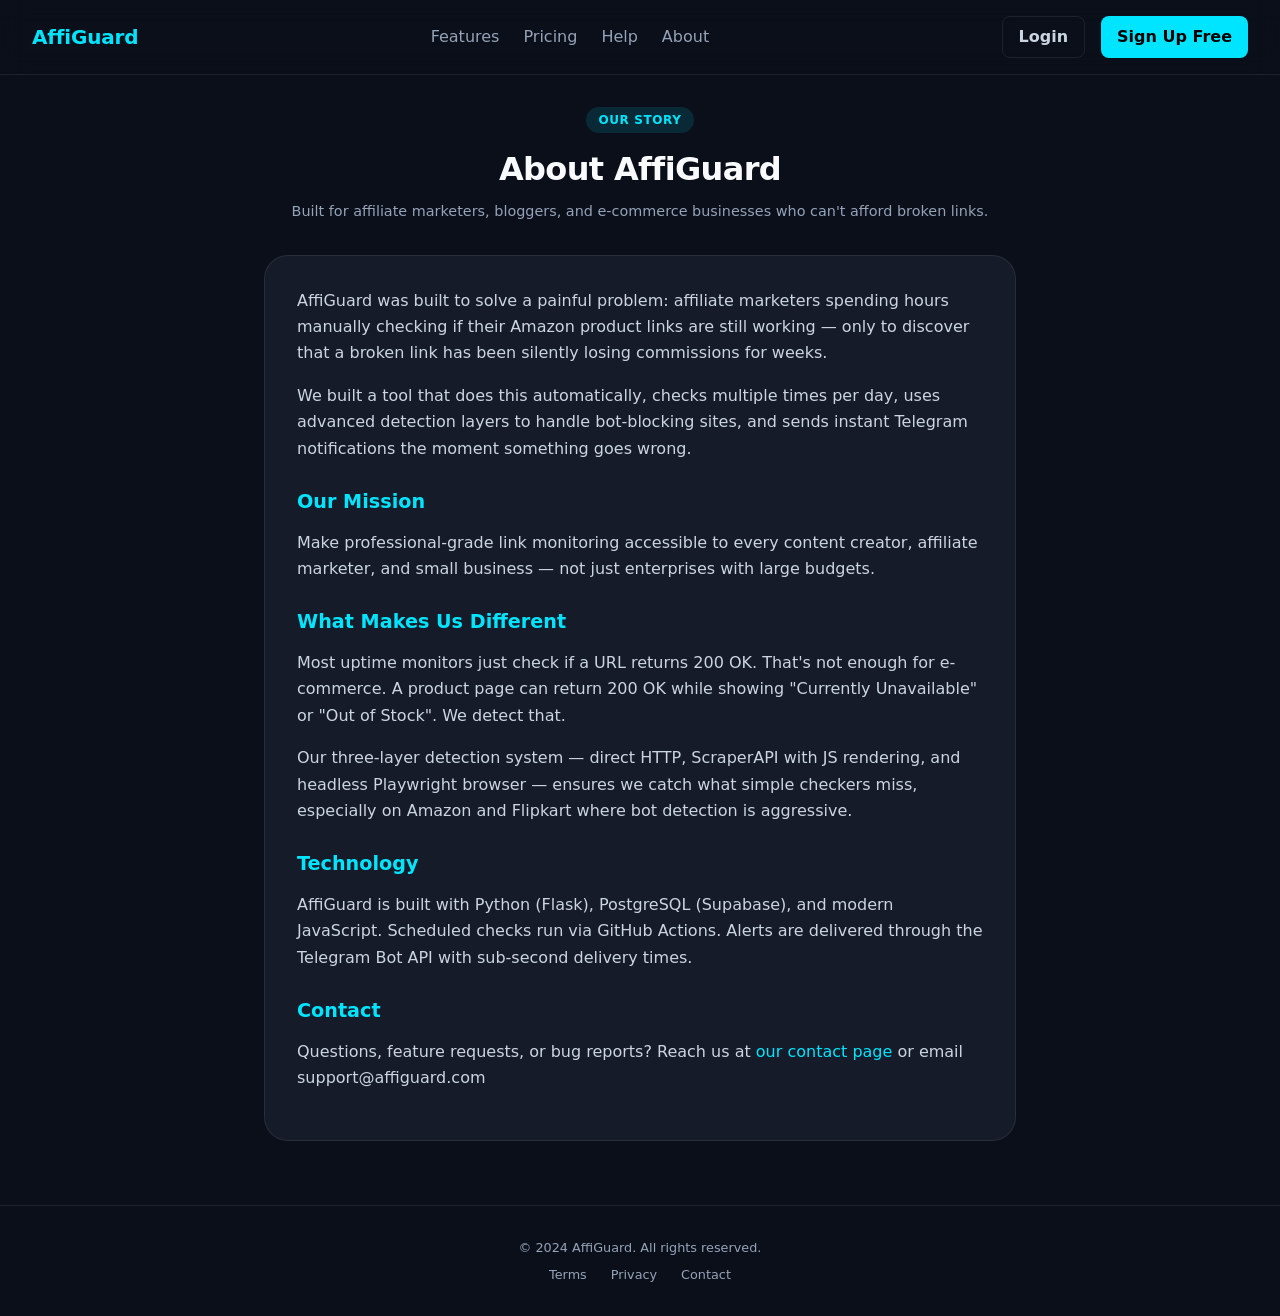
<file: frontend/about.html>
<!DOCTYPE html>
<html lang="en">
<head>
  <meta charset="UTF-8" />
  <meta name="viewport" content="width=device-width, initial-scale=1.0" />
  <title>About – AffiGuard</title>
  <style>
    :root {
      --bg: #0B0F1A; --surface: #151B28; --surface-2: #1B2230;
      --border: rgba(255,255,255,0.08); --text-1: #F8FAFC; --text-2: #CBD5E1; --text-3: #94A3B8;
      --cyan: #00E5FF; --cyan-soft: rgba(0,229,255,0.12);
    }
    * { margin: 0; padding: 0; box-sizing: border-box; }
    body {
      background: var(--bg); color: var(--text-1);
      font-family: 'Inter', system-ui, sans-serif;
      line-height: 1.5;
    }
    /* Navbar */
    .navbar {
      position: sticky; top: 0; z-index: 50;
      background: rgba(11,15,26,0.8); backdrop-filter: blur(12px);
      border-bottom: 1px solid var(--border);
      padding: 1rem 2rem;
      display: flex; justify-content: space-between; align-items: center;
      flex-wrap: wrap; gap: 1rem;
    }
    .logo { font-size: 1.25rem; font-weight: 800; color: var(--cyan); text-decoration: none; letter-spacing: -0.01em; }
    .nav-links { display: flex; gap: 1.5rem; }
    .nav-links a { color: var(--text-3); text-decoration: none; font-weight: 500; transition: color 0.2s; }
    .nav-links a:hover { color: var(--cyan); }
    .nav-buttons { display: flex; gap: 1rem; }
    .btn {
      padding: 0.5rem 1rem; border-radius: 8px; font-weight: 600;
      text-decoration: none; transition: all 0.2s; display: inline-flex; align-items: center; gap: 6px;
    }
    .btn-outline { border: 1px solid var(--border); color: var(--text-2); background: transparent; }
    .btn-outline:hover { background: var(--surface-2); border-color: var(--cyan); color: var(--cyan); }
    .btn-primary { background: var(--cyan); color: #000; }
    .btn-primary:hover { opacity: 0.9; transform: translateY(-1px); }
    /* Main Content */
    .container { max-width: 800px; margin: 0 auto; padding: 2rem 1.5rem; }
    .header { text-align: center; margin-bottom: 2rem; }
    .badge {
      display: inline-block; background: var(--cyan-soft); color: var(--cyan);
      font-size: 0.75rem; padding: 0.25rem 0.75rem; border-radius: 999px;
      text-transform: uppercase; letter-spacing: 0.05em; font-weight: 600; margin-bottom: 0.75rem;
    }
    h1 { font-size: 2rem; font-weight: 800; letter-spacing: -0.02em; margin-bottom: 0.5rem; }
    .subtitle { color: var(--text-3); font-size: 0.9rem; margin-bottom: 1rem; }
    .content {
      background: var(--surface); border: 1px solid var(--border); border-radius: 1.5rem;
      padding: 2rem; line-height: 1.65;
    }
    .content h2 { font-size: 1.2rem; font-weight: 700; color: var(--cyan); margin: 1.5rem 0 0.75rem; }
    .content p { margin-bottom: 1rem; color: var(--text-2); }
    .content a { color: var(--cyan); text-decoration: none; }
    .content a:hover { text-decoration: underline; }
    /* Footer */
    .footer {
      border-top: 1px solid var(--border); padding: 2rem; text-align: center;
      color: var(--text-3); font-size: 0.8rem; margin-top: 2rem;
    }
    .footer-links { display: flex; justify-content: center; gap: 1.5rem; margin-top: 0.5rem; }
    .footer-links a { color: var(--text-3); text-decoration: none; }
    .footer-links a:hover { color: var(--cyan); }
    @media (max-width: 640px) {
      .navbar { flex-direction: column; align-items: stretch; text-align: center; }
      .nav-links, .nav-buttons { justify-content: center; }
      h1 { font-size: 1.6rem; }
      .content { padding: 1.5rem; }
    }
  </style>
</head>
<body>

<nav class="navbar">
  <a href="/" class="logo">AffiGuard</a>
  <div class="nav-links">
    <a href="#features">Features</a>
    <a href="#pricing">Pricing</a>
    <a href="help.html">Help</a>
    <a href="about.html">About</a>
  </div>
  <div class="nav-buttons">
    <a href="/login" class="btn btn-outline">Login</a>
    <a href="/signup" class="btn btn-primary">Sign Up Free</a>
  </div>
</nav>

<main class="container">
  <div class="header">
    <div class="badge">Our Story</div>
    <h1>About AffiGuard</h1>
    <p class="subtitle">Built for affiliate marketers, bloggers, and e-commerce businesses who can't afford broken links.</p>
  </div>

  <div class="content">
    <p>AffiGuard was built to solve a painful problem: affiliate marketers spending hours manually checking if their Amazon product links are still working — only to discover that a broken link has been silently losing commissions for weeks.</p>
    <p>We built a tool that does this automatically, checks multiple times per day, uses advanced detection layers to handle bot-blocking sites, and sends instant Telegram notifications the moment something goes wrong.</p>
    <h2>Our Mission</h2>
    <p>Make professional-grade link monitoring accessible to every content creator, affiliate marketer, and small business — not just enterprises with large budgets.</p>
    <h2>What Makes Us Different</h2>
    <p>Most uptime monitors just check if a URL returns 200 OK. That's not enough for e-commerce. A product page can return 200 OK while showing "Currently Unavailable" or "Out of Stock". We detect that.</p>
    <p>Our three-layer detection system — direct HTTP, ScraperAPI with JS rendering, and headless Playwright browser — ensures we catch what simple checkers miss, especially on Amazon and Flipkart where bot detection is aggressive.</p>
    <h2>Technology</h2>
    <p>AffiGuard is built with Python (Flask), PostgreSQL (Supabase), and modern JavaScript. Scheduled checks run via GitHub Actions. Alerts are delivered through the Telegram Bot API with sub-second delivery times.</p>
    <h2>Contact</h2>
    <p>Questions, feature requests, or bug reports? Reach us at <a href="contact.html">our contact page</a> or email support@affiguard.com</p>
  </div>
</main>

<footer class="footer">
  <p>© 2024 AffiGuard. All rights reserved.</p>
  <div class="footer-links">
    <a href="terms.html">Terms</a>
    <a href="privacy.html">Privacy</a>
    <a href="contact.html">Contact</a>
  </div>
</footer>

</body>
</html>
</file>
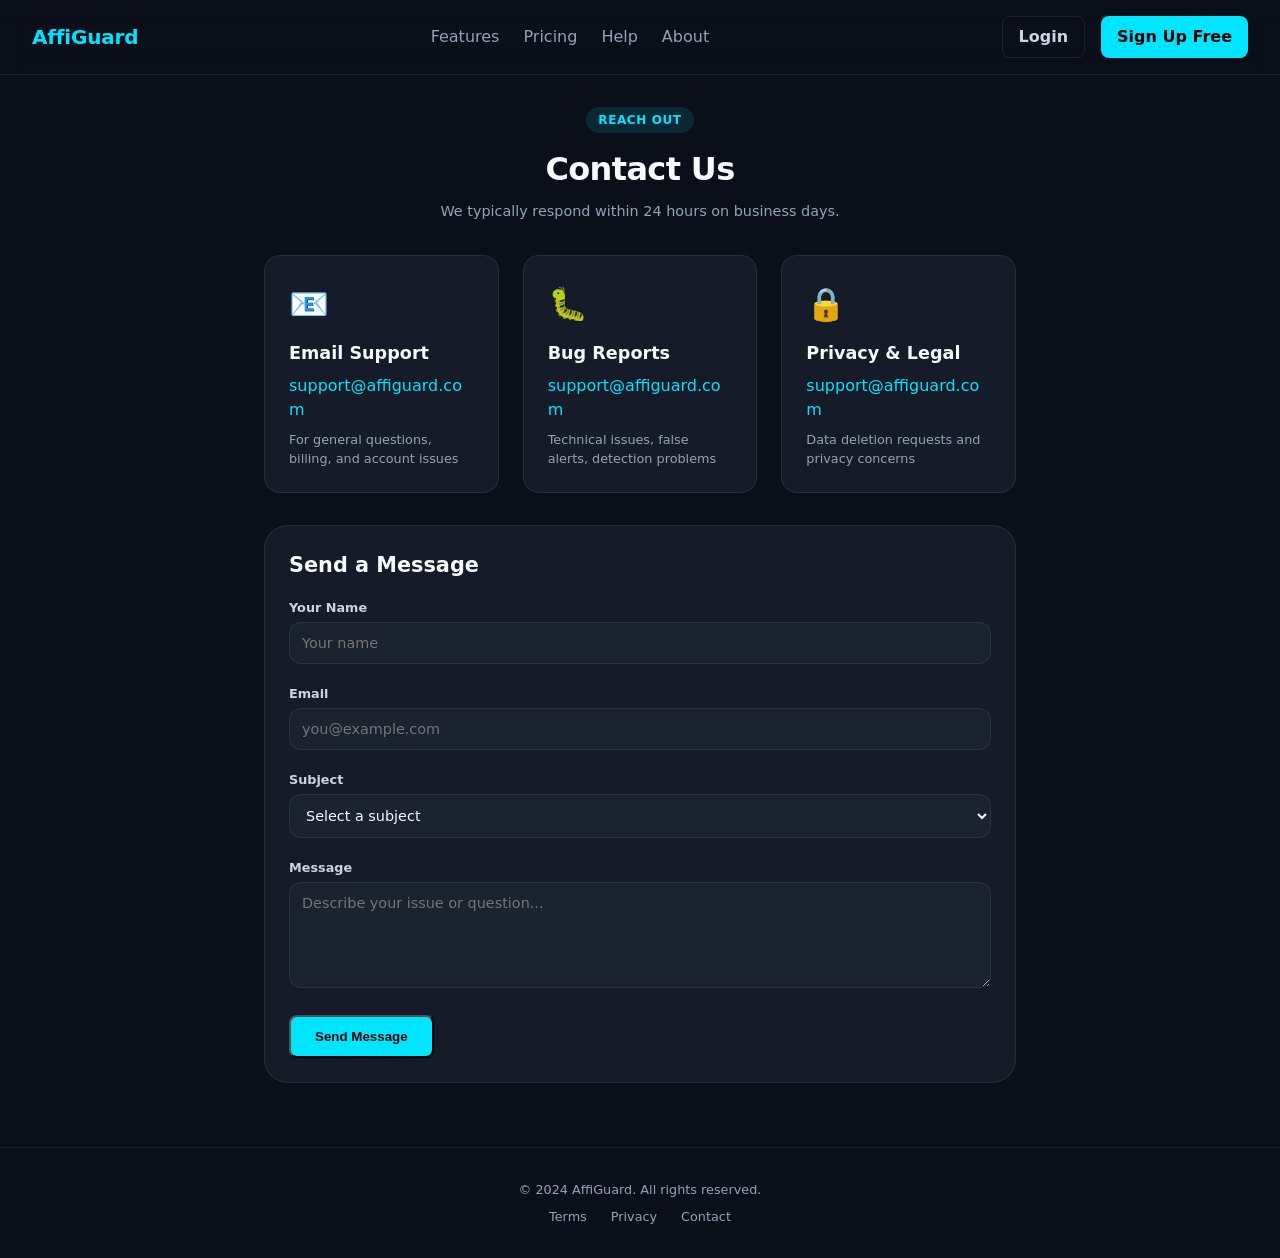
<file: frontend/contact.html>
<!DOCTYPE html>
<html lang="en">
<head>
  <meta charset="UTF-8" />
  <meta name="viewport" content="width=device-width, initial-scale=1.0" />
  <title>Contact – AffiGuard</title>
  <style>
    :root {
      --bg: #0B0F1A;
      --surface: #151B28;
      --surface-2: #1B2230;
      --border: rgba(255, 255, 255, 0.08);
      --text-1: #F8FAFC;
      --text-2: #CBD5E1;
      --text-3: #94A3B8;
      --cyan: #00E5FF;
      --cyan-soft: rgba(0,229,255,0.12);
    }
    * { margin: 0; padding: 0; box-sizing: border-box; }
    body {
      background: var(--bg);
      color: var(--text-1);
      font-family: 'Inter', system-ui, sans-serif;
      line-height: 1.5;
    }
    /* Navbar */
    .navbar {
      position: sticky; top: 0; z-index: 50;
      background: rgba(11,15,26,0.8); backdrop-filter: blur(12px);
      border-bottom: 1px solid var(--border);
      padding: 1rem 2rem;
      display: flex; justify-content: space-between; align-items: center;
      flex-wrap: wrap; gap: 1rem;
    }
    .logo { font-size: 1.25rem; font-weight: 800; color: var(--cyan); text-decoration: none; letter-spacing: -0.01em; }
    .nav-links { display: flex; gap: 1.5rem; }
    .nav-links a { color: var(--text-3); text-decoration: none; font-weight: 500; transition: color 0.2s; }
    .nav-links a:hover { color: var(--cyan); }
    .nav-buttons { display: flex; gap: 1rem; }
    .btn {
      padding: 0.5rem 1rem; border-radius: 8px; font-weight: 600;
      text-decoration: none; transition: all 0.2s; display: inline-flex; align-items: center; gap: 6px;
    }
    .btn-outline { border: 1px solid var(--border); color: var(--text-2); background: transparent; }
    .btn-outline:hover { background: var(--surface-2); border-color: var(--cyan); color: var(--cyan); }
    .btn-primary { background: var(--cyan); color: #000; }
    .btn-primary:hover { opacity: 0.9; transform: translateY(-1px); }
    /* Main container */
    .container { max-width: 800px; margin: 0 auto; padding: 2rem 1.5rem; }
    .header { text-align: center; margin-bottom: 2rem; }
    .badge {
      display: inline-block; background: var(--cyan-soft); color: var(--cyan);
      font-size: 0.75rem; padding: 0.25rem 0.75rem; border-radius: 999px;
      text-transform: uppercase; letter-spacing: 0.05em; font-weight: 600; margin-bottom: 0.75rem;
    }
    h1 { font-size: 2rem; font-weight: 800; letter-spacing: -0.02em; margin-bottom: 0.5rem; }
    .subtitle { color: var(--text-3); font-size: 0.9rem; }

    /* Contact Info Cards */
    .contact-grid {
      display: flex; flex-wrap: wrap; gap: 1.5rem;
      margin: 2rem 0;
    }
    .contact-card {
      flex: 1; min-width: 200px;
      background: var(--surface); border: 1px solid var(--border); border-radius: 1rem;
      padding: 1.5rem;
      transition: transform 0.2s, border-color 0.2s;
    }
    .contact-card:hover { transform: translateY(-3px); border-color: var(--cyan); }
    .contact-card .icon { font-size: 2rem; margin-bottom: 0.75rem; }
    .contact-card h3 { font-size: 1.1rem; font-weight: 700; margin-bottom: 0.5rem; color: var(--text-1); }
    .contact-card a { color: var(--cyan); text-decoration: none; word-break: break-all; }
    .contact-card p { font-size: 0.8rem; color: var(--text-3); margin-top: 0.5rem; }

    /* Form Section */
    .form-section {
      background: var(--surface); border: 1px solid var(--border); border-radius: 1.5rem;
      padding: 1.5rem; margin-top: 1rem;
    }
    .form-group { margin-bottom: 1.25rem; }
    label { display: block; font-size: 0.8rem; font-weight: 600; color: var(--text-2); margin-bottom: 0.3rem; }
    input, select, textarea {
      width: 100%; padding: 0.75rem; background: var(--surface-2);
      border: 1px solid var(--border); border-radius: 0.75rem;
      color: var(--text-1); font-family: inherit; font-size: 0.9rem;
      transition: border-color 0.2s;
    }
    input:focus, select:focus, textarea:focus { outline: none; border-color: var(--cyan); box-shadow: 0 0 0 3px var(--cyan-soft); }
    .alert-box { display: none; padding: 0.75rem; border-radius: 0.75rem; margin-bottom: 1rem; font-size: 0.85rem; }
    .alert-box.show { display: block; }
    .alert-box.error { background: rgba(248,113,113,0.1); color: #f87171; border: 1px solid rgba(248,113,113,0.2); }
    .alert-box.success { background: var(--cyan-soft); color: var(--cyan); border: 1px solid var(--cyan); }

    /* Footer */
    .footer {
      border-top: 1px solid var(--border); padding: 2rem; text-align: center;
      color: var(--text-3); font-size: 0.8rem; margin-top: 2rem;
    }
    .footer-links { display: flex; justify-content: center; gap: 1.5rem; margin-top: 0.5rem; }
    .footer-links a { color: var(--text-3); text-decoration: none; }
    .footer-links a:hover { color: var(--cyan); }

    @media (max-width: 640px) {
      .navbar { flex-direction: column; align-items: stretch; text-align: center; }
      .nav-links, .nav-buttons { justify-content: center; }
      h1 { font-size: 1.6rem; }
      .contact-grid { flex-direction: column; }
    }
  </style>
</head>
<body>

<nav class="navbar">
  <a href="/" class="logo">AffiGuard</a>
  <div class="nav-links">
    <a href="#features">Features</a>
    <a href="#pricing">Pricing</a>
    <a href="help.html">Help</a>
    <a href="about.html">About</a>
  </div>
  <div class="nav-buttons">
    <a href="/login" class="btn btn-outline">Login</a>
    <a href="/signup" class="btn btn-primary">Sign Up Free</a>
  </div>
</nav>

<main class="container">
  <div class="header">
    <div class="badge">Reach Out</div>
    <h1>Contact Us</h1>
    <p class="subtitle">We typically respond within 24 hours on business days.</p>
  </div>

  <div class="contact-grid">
    <div class="contact-card">
      <div class="icon">📧</div>
      <h3>Email Support</h3>
      <a href="mailto:support@affiguard.com">support@affiguard.com</a>
      <p>For general questions, billing, and account issues</p>
    </div>
    <div class="contact-card">
      <div class="icon">🐛</div>
      <h3>Bug Reports</h3>
      <a href="mailto:support@affiguard.com">support@affiguard.com</a>
      <p>Technical issues, false alerts, detection problems</p>
    </div>
    <div class="contact-card">
      <div class="icon">🔒</div>
      <h3>Privacy & Legal</h3>
      <a href="mailto:support@affiguard.com">support@affiguard.com</a>
      <p>Data deletion requests and privacy concerns</p>
    </div>
  </div>

  <div class="form-section">
    <h2 style="font-size: 1.3rem; font-weight: 700; margin-bottom: 1rem;">Send a Message</h2>
    <div class="alert-box" id="contactAlert"></div>
    <div class="form-group">
      <label>Your Name</label>
      <input type="text" id="cName" placeholder="Your name">
    </div>
    <div class="form-group">
      <label>Email</label>
      <input type="email" id="cEmail" placeholder="you@example.com">
    </div>
    <div class="form-group">
      <label>Subject</label>
      <select id="cSubject">
        <option value="">Select a subject</option>
        <option value="billing">Billing / Subscription</option>
        <option value="bug">Bug Report</option>
        <option value="feature">Feature Request</option>
        <option value="account">Account Issue</option>
        <option value="privacy">Privacy / Data</option>
        <option value="other">Other</option>
      </select>
    </div>
    <div class="form-group">
      <label>Message</label>
      <textarea id="cMessage" rows="5" placeholder="Describe your issue or question..."></textarea>
    </div>
    <button class="btn btn-primary" onclick="sendContact()" style="background: var(--cyan); color: #000; padding: 0.75rem 1.5rem;">Send Message</button>
  </div>
</main>

<footer class="footer">
  <p>© 2024 AffiGuard. All rights reserved.</p>
  <div class="footer-links">
    <a href="terms.html">Terms</a>
    <a href="privacy.html">Privacy</a>
    <a href="contact.html">Contact</a>
  </div>
</footer>

<script>
function sendContact() {
  const name    = document.getElementById('cName').value.trim();
  const email   = document.getElementById('cEmail').value.trim();
  const subject = document.getElementById('cSubject').value;
  const message = document.getElementById('cMessage').value.trim();
  const alertBox = document.getElementById('contactAlert');
  if (!email || !message) {
    alertBox.textContent = 'Email and message are required.';
    alertBox.className = 'alert-box show error';
    return;
  }
  const body = encodeURIComponent(`Name: ${name}\nEmail: ${email}\nSubject: ${subject}\n\n${message}`);
  window.location.href = `mailto:support@affiguard.com?subject=${encodeURIComponent(subject || 'Contact from website')}&body=${body}`;
  alertBox.textContent = 'Thank you! Opening your email client...';
  alertBox.className = 'alert-box show success';
}
</script>
</body>
</html>
</file>
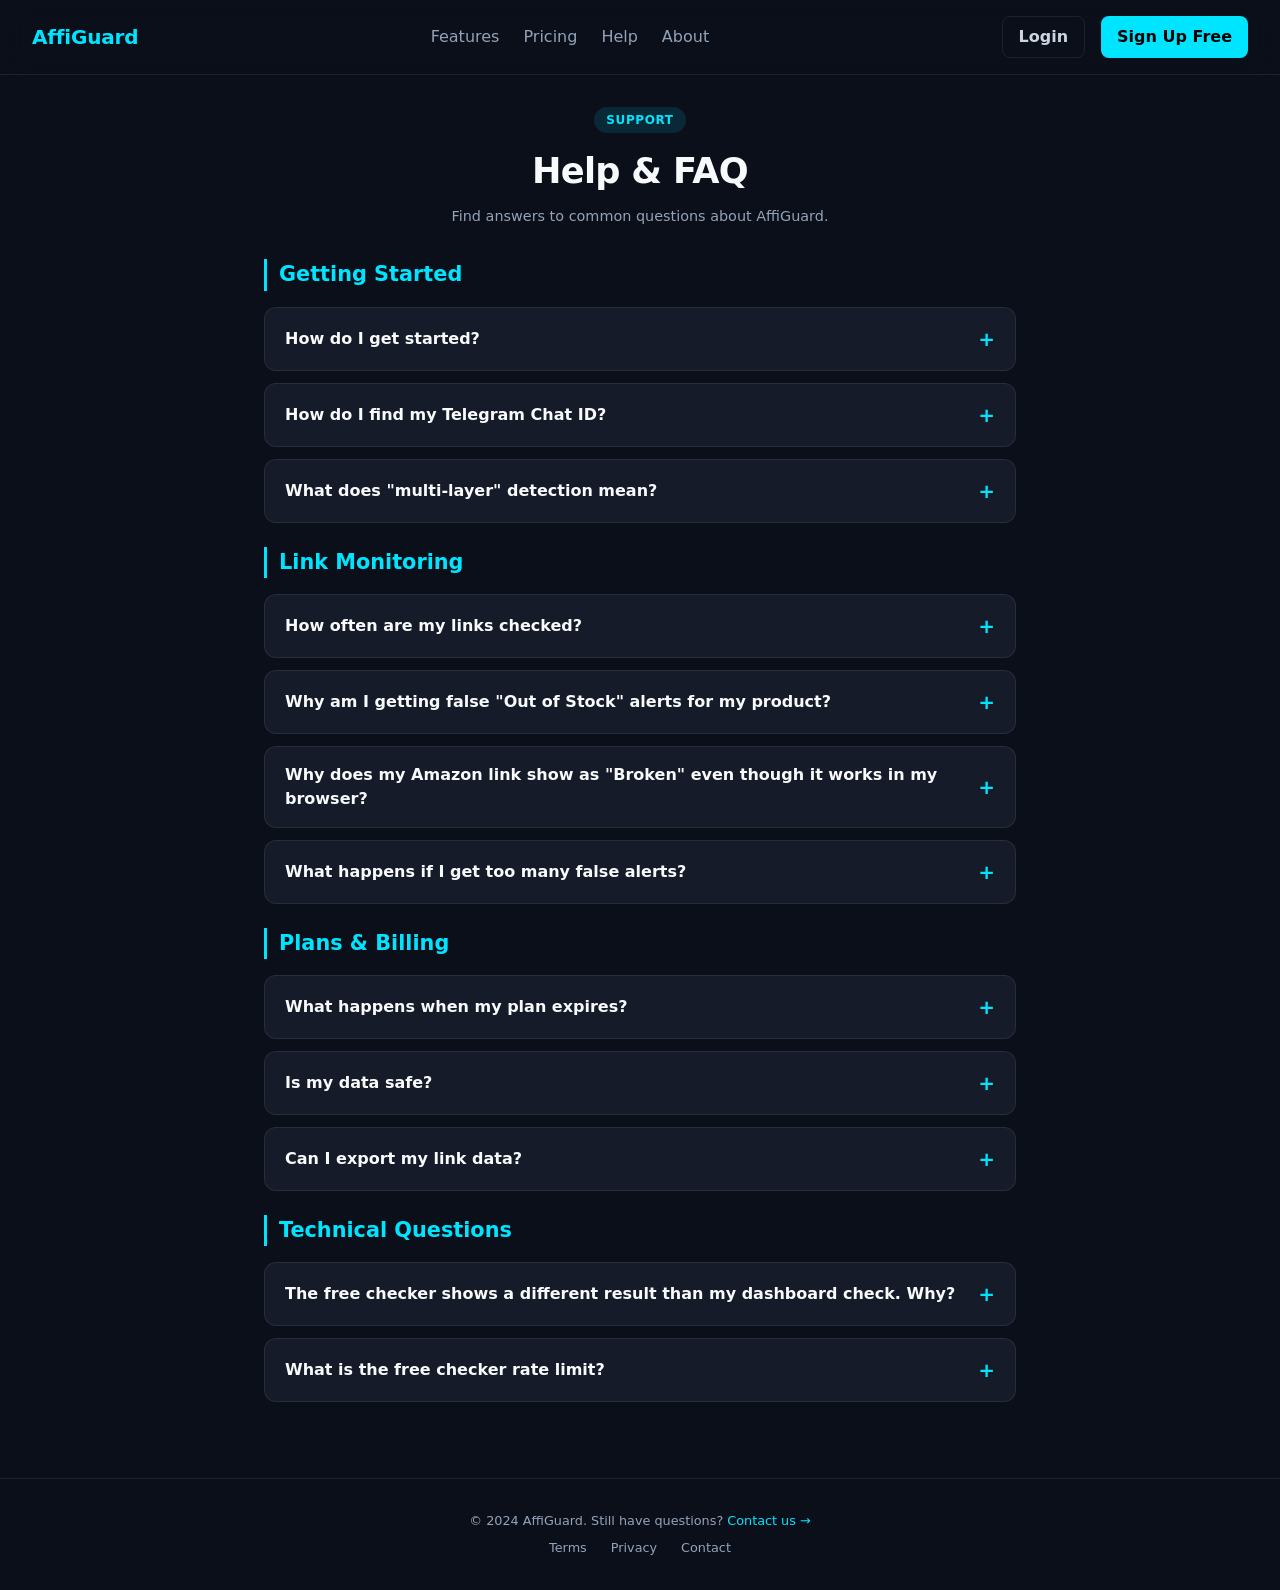
<file: frontend/help.html>
<!DOCTYPE html>
<html lang="en">
<head>
  <meta charset="UTF-8" />
  <meta name="viewport" content="width=device-width, initial-scale=1.0" />
  <title>Help & FAQ – AffiGuard</title>
  <style>
    :root {
      --bg: #0B0F1A;
      --surface: #151B28;
      --surface-2: #1B2230;
      --border: rgba(255, 255, 255, 0.08);
      --text-1: #F8FAFC;
      --text-2: #CBD5E1;
      --text-3: #94A3B8;
      --cyan: #00E5FF;
      --cyan-soft: rgba(0,229,255,0.12);
    }

    * {
      margin: 0;
      padding: 0;
      box-sizing: border-box;
    }

    body {
      background: var(--bg);
      color: var(--text-1);
      font-family: 'Inter', system-ui, -apple-system, sans-serif;
      line-height: 1.5;
    }

    /* Navbar */
    .navbar {
      position: sticky;
      top: 0;
      z-index: 50;
      background: rgba(11, 15, 26, 0.8);
      backdrop-filter: blur(12px);
      border-bottom: 1px solid var(--border);
      padding: 1rem 2rem;
      display: flex;
      justify-content: space-between;
      align-items: center;
      flex-wrap: wrap;
      gap: 1rem;
    }
    .logo {
      font-size: 1.25rem;
      font-weight: 800;
      color: var(--cyan);
      text-decoration: none;
      letter-spacing: -0.01em;
    }
    .nav-links {
      display: flex;
      gap: 1.5rem;
    }
    .nav-links a {
      color: var(--text-3);
      text-decoration: none;
      font-weight: 500;
      transition: color 0.2s;
    }
    .nav-links a:hover {
      color: var(--cyan);
    }
    .nav-buttons {
      display: flex;
      gap: 1rem;
    }
    .btn {
      padding: 0.5rem 1rem;
      border-radius: 8px;
      font-weight: 600;
      text-decoration: none;
      transition: all 0.2s;
      display: inline-flex;
      align-items: center;
      gap: 6px;
    }
    .btn-outline {
      border: 1px solid var(--border);
      color: var(--text-2);
      background: transparent;
    }
    .btn-outline:hover {
      background: var(--surface-2);
      border-color: var(--cyan);
      color: var(--cyan);
    }
    .btn-primary {
      background: var(--cyan);
      color: #000;
    }
    .btn-primary:hover {
      opacity: 0.9;
      transform: translateY(-1px);
    }

    /* Main container */
    .container {
      max-width: 800px;
      margin: 0 auto;
      padding: 2rem 1.5rem;
    }
    .header {
      text-align: center;
      margin-bottom: 2rem;
    }
    .badge {
      display: inline-block;
      background: var(--cyan-soft);
      color: var(--cyan);
      font-size: 0.75rem;
      padding: 0.25rem 0.75rem;
      border-radius: 999px;
      text-transform: uppercase;
      letter-spacing: 0.05em;
      font-weight: 600;
      margin-bottom: 0.75rem;
    }
    h1 {
      font-size: 2.2rem;
      font-weight: 800;
      letter-spacing: -0.02em;
      margin-bottom: 0.5rem;
    }
    .subtitle {
      color: var(--text-3);
      font-size: 0.9rem;
    }

    /* FAQ accordion */
    .faq-section {
      margin-top: 1.5rem;
    }
    .faq-section h2 {
      font-size: 1.3rem;
      font-weight: 700;
      margin: 1.5rem 0 1rem;
      color: var(--cyan);
      border-left: 3px solid var(--cyan);
      padding-left: 0.75rem;
    }
    .faq-item {
      background: var(--surface);
      border: 1px solid var(--border);
      border-radius: 12px;
      margin-bottom: 0.75rem;
      overflow: hidden;
    }
    .faq-q {
      padding: 1rem 1.25rem;
      font-weight: 600;
      font-size: 1rem;
      cursor: pointer;
      display: flex;
      justify-content: space-between;
      align-items: center;
      transition: background 0.15s;
      color: var(--text-1);
    }
    .faq-q:hover {
      background: var(--surface-2);
    }
    .faq-q::after {
      content: '+';
      font-size: 1.25rem;
      font-weight: 600;
      color: var(--cyan);
      transition: transform 0.2s;
    }
    .faq-item.open .faq-q::after {
      content: '−';
    }
    .faq-a {
      display: none;
      padding: 0 1.25rem 1.25rem 1.25rem;
      color: var(--text-2);
      line-height: 1.65;
      border-top: 1px solid var(--border);
    }
    .faq-item.open .faq-a {
      display: block;
    }

    a {
      color: var(--cyan);
      text-decoration: none;
    }
    a:hover {
      text-decoration: underline;
    }

    /* Footer */
    .footer {
      border-top: 1px solid var(--border);
      padding: 2rem;
      text-align: center;
      color: var(--text-3);
      font-size: 0.8rem;
      margin-top: 2rem;
    }
    .footer-links {
      display: flex;
      justify-content: center;
      gap: 1.5rem;
      margin-top: 0.5rem;
    }
    .footer-links a {
      color: var(--text-3);
      text-decoration: none;
    }
    .footer-links a:hover {
      color: var(--cyan);
    }

    @media (max-width: 640px) {
      .navbar {
        flex-direction: column;
        align-items: stretch;
        text-align: center;
      }
      .nav-links, .nav-buttons {
        justify-content: center;
      }
      h1 {
        font-size: 1.8rem;
      }
      .container {
        padding: 1.5rem;
      }
    }
  </style>
</head>
<body>

<nav class="navbar">
  <a href="/" class="logo">AffiGuard</a>
  <div class="nav-links">
    <a href="#features">Features</a>
    <a href="#pricing">Pricing</a>
    <a href="help.html">Help</a>
    <a href="about.html">About</a>
  </div>
  <div class="nav-buttons">
    <a href="/login" class="btn btn-outline">Login</a>
    <a href="/signup" class="btn btn-primary">Sign Up Free</a>
  </div>
</nav>

<main class="container">
  <div class="header">
    <div class="badge">Support</div>
    <h1>Help & FAQ</h1>
    <p class="subtitle">Find answers to common questions about AffiGuard.</p>
  </div>

  <div class="faq-section">
    <h2>Getting Started</h2>

    <div class="faq-item">
      <div class="faq-q" onclick="toggleFaq(this)">How do I get started?</div>
      <div class="faq-a">
        1. Create a free account at affiguard.com/signup<br>
        2. Add up to 5 links to monitor (free plan)<br>
        3. Set up your Telegram Chat ID for alerts (optional but recommended)<br>
        4. Links are checked automatically twice daily (6 AM and 6 PM UTC)<br>
        5. You'll receive Telegram alerts instantly when a status changes
      </div>
    </div>

    <div class="faq-item" id="telegram">
      <div class="faq-q" onclick="toggleFaq(this)">How do I find my Telegram Chat ID?</div>
      <div class="faq-a">
        Follow these steps to get your Telegram Chat ID:<br><br>
        1. Open Telegram and search for <strong>@userinfobot</strong><br>
        2. Start a chat and send /start<br>
        3. The bot will reply with your Chat ID (a number like 123456789)<br>
        4. Copy this number and paste it in Dashboard → Settings → Telegram Chat ID<br><br>
        Alternatively, search for <strong>@RawDataBot</strong> and it will show your chat ID when you send any message.<br><br>
        <strong>Important:</strong> You must also start a chat with our bot first. Our Telegram bot username will be shown in your dashboard settings page.
      </div>
    </div>

    <div class="faq-item">
      <div class="faq-q" onclick="toggleFaq(this)">What does "multi-layer" detection mean?</div>
      <div class="faq-a">
        AffiGuard uses three detection methods in sequence, falling back to the next if the previous fails:<br><br>
        <strong>Layer 1 – Direct HTTP:</strong> Fastest method. Makes a direct HTTP request to the URL with browser-like headers. Works for most simple websites and some e-commerce sites. Typically completes in under 5 seconds.<br><br>
        <strong>Layer 2 – ScraperAPI:</strong> Uses ScraperAPI's infrastructure to render JavaScript-heavy pages. More effective for sites like Amazon and Flipkart that block direct requests. Requires ScraperAPI key to be configured.<br><br>
        <strong>Layer 3 – Playwright:</strong> Uses a full headless Chromium browser as the final fallback. Most accurate but slowest. Can handle any modern website but requires more server resources.
      </div>
    </div>

    <h2>Link Monitoring</h2>

    <div class="faq-item">
      <div class="faq-q" onclick="toggleFaq(this)">How often are my links checked?</div>
      <div class="faq-a">
        <strong>Free and Pro plans:</strong> Twice daily — approximately 6 AM and 6 PM UTC (11:30 AM and 11:30 PM IST).<br><br>
        <strong>Pro, Business, Agency plans:</strong> Can be set to hourly frequency per link via the Add Link modal.<br><br>
        You can also trigger a manual check any time from your dashboard by clicking the "Check" button next to any link.
      </div>
    </div>

    <div class="faq-item">
      <div class="faq-q" onclick="toggleFaq(this)">Why am I getting false "Out of Stock" alerts for my product?</div>
      <div class="faq-a">
        Out-of-stock detection uses keyword matching on the page HTML. False positives can occur when:<br><br>
        • The product page contains out-of-stock text for <em>related products</em> or ads on the same page<br>
        • The website uses non-standard wording not in our keyword list<br>
        • The website is geo-restricted and shows different content to our servers<br>
        • Amazon or Flipkart returns a CAPTCHA page instead of the product page<br>
        • The page is dynamically loaded and our checker sees an incomplete version<br><br>
        If you're getting consistent false positives for a specific URL, try using the "Check Now" button to see the current result and compare with what you see in your browser. You can also contact us to report persistent false positives so we can improve our keyword patterns.
      </div>
    </div>

    <div class="faq-item">
      <div class="faq-q" onclick="toggleFaq(this)">Why does my Amazon link show as "Broken" even though it works in my browser?</div>
      <div class="faq-a">
        Amazon aggressively blocks automated requests. When Layer 1 (direct HTTP) is blocked, it may appear as an error or broken. Solutions:<br><br>
        1. <strong>Enable ScraperAPI:</strong> Set up a ScraperAPI key for your account (Layer 2) — this bypasses most Amazon blocks<br>
        2. <strong>Use a different URL format:</strong> Some Amazon URL formats are more bot-friendly than others<br>
        3. <strong>Check the layer used:</strong> If the result shows "layer1", it means Layer 2/3 weren't available. Upgrade your plan or configure ScraperAPI<br><br>
        Note: Monitoring Amazon links is challenging due to their anti-bot systems. Results may vary. See Terms of Service for our accuracy limitations.
      </div>
    </div>

    <div class="faq-item">
      <div class="faq-q" onclick="toggleFaq(this)">What happens if I get too many false alerts?</div>
      <div class="faq-a">
        Our system sends alerts only once per status change — we don't spam you. If a link flaps between statuses (keeps changing), you'll get one alert per change.<br><br>
        If you're getting false alerts frequently for a specific platform, you can:<br>
        1. Delete the link and re-add it with a different platform setting<br>
        2. Contact our support to report the issue<br>
        3. Check if the URL itself has changed (use the free checker tool first)
      </div>
    </div>

    <h2>Plans & Billing</h2>

    <div class="faq-item">
      <div class="faq-q" onclick="toggleFaq(this)">What happens when my plan expires?</div>
      <div class="faq-a">
        When your paid plan expires:<br><br>
        1. Your account automatically reverts to the Free tier (5 link limit)<br>
        2. Link monitoring is <strong>paused</strong> for links above the Free tier limit — they are NOT deleted<br>
        3. You'll receive a Telegram alert at 7, 3, 1 days before expiry and on the day it expires<br>
        4. When you renew, monitoring resumes for all your links up to your new plan limit<br><br>
        <strong>Your data is safe.</strong> We never delete your links or history due to plan expiry.
      </div>
    </div>

    <div class="faq-item">
      <div class="faq-q" onclick="toggleFaq(this)">Is my data safe?</div>
      <div class="faq-a">
        Yes. We take data security seriously:<br><br>
        • Passwords are hashed using SHA-256 — we never store plain-text passwords<br>
        • All communication is encrypted via HTTPS<br>
        • We use Supabase (PostgreSQL) hosted on secure infrastructure<br>
        • Session tokens are randomly generated and expire after inactivity<br>
        • We do not sell your data to third parties<br>
        • Check history is automatically deleted after 90 days<br><br>
        See our <a href="privacy.html">Privacy Policy</a> for full details.
      </div>
    </div>

    <div class="faq-item">
      <div class="faq-q" onclick="toggleFaq(this)">Can I export my link data?</div>
      <div class="faq-a">
        Currently, you can view your links and check history in the dashboard. Export functionality (CSV download) is planned for a future update. Contact us if you need an urgent data export.
      </div>
    </div>

    <h2>Technical Questions</h2>

    <div class="faq-item">
      <div class="faq-q" onclick="toggleFaq(this)">The free checker shows a different result than my dashboard check. Why?</div>
      <div class="faq-a">
        The free checker always uses Layer 1 only (direct HTTP) and has a rate limit. Dashboard checks use all available layers based on your plan. This means dashboard checks are generally more accurate, especially for complex sites.
      </div>
    </div>

    <div class="faq-item">
      <div class="faq-q" onclick="toggleFaq(this)">What is the free checker rate limit?</div>
      <div class="faq-a">
        The free checker (on the homepage) allows up to 10 checks per hour per IP address. This limit exists to prevent abuse. Creating a free account gives you unlimited manual checks from the dashboard.
      </div>
    </div>
  </div>
</main>

<footer class="footer">
  <p>© 2024 AffiGuard. Still have questions? <a href="contact.html">Contact us →</a></p>
  <div class="footer-links">
    <a href="terms.html">Terms</a>
    <a href="privacy.html">Privacy</a>
    <a href="contact.html">Contact</a>
  </div>
</footer>

<script>
  function toggleFaq(el) {
    const item = el.parentElement;
    item.classList.toggle('open');
  }
</script>

</body>
</html>
</file>
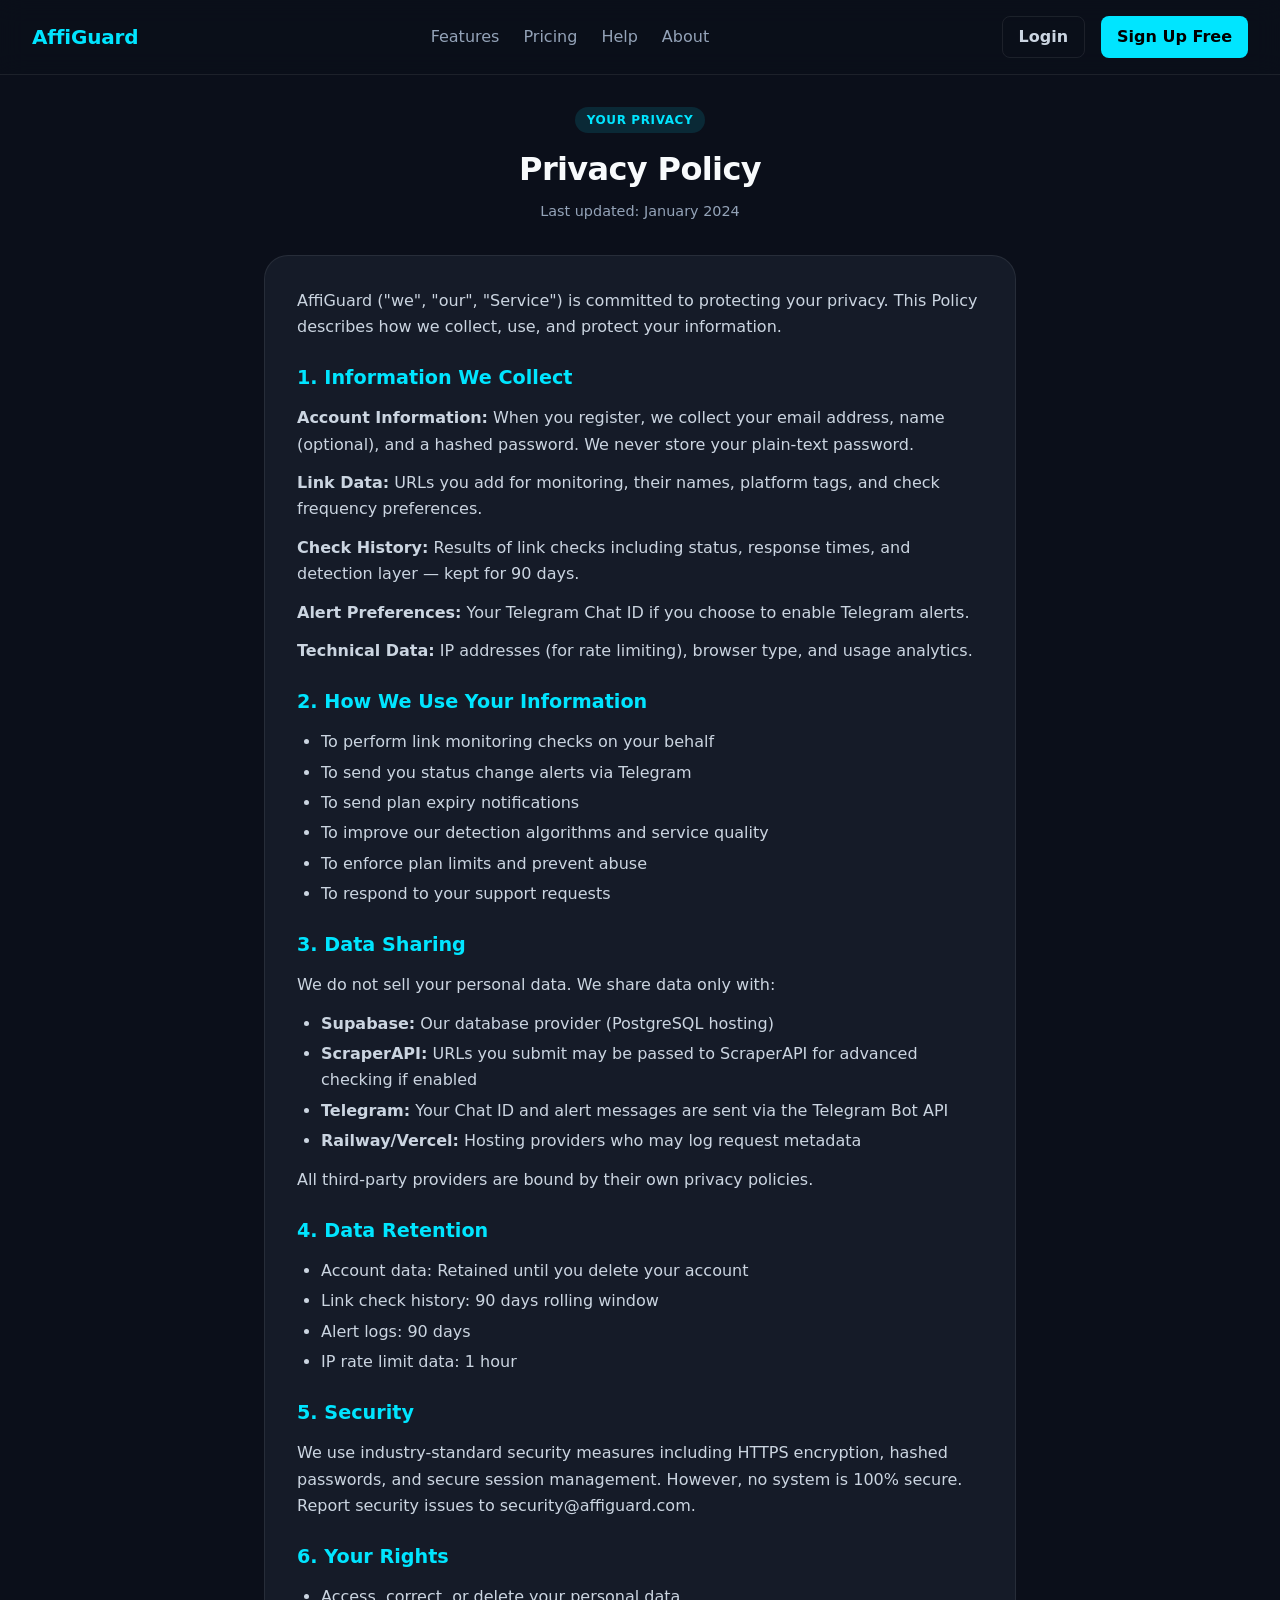
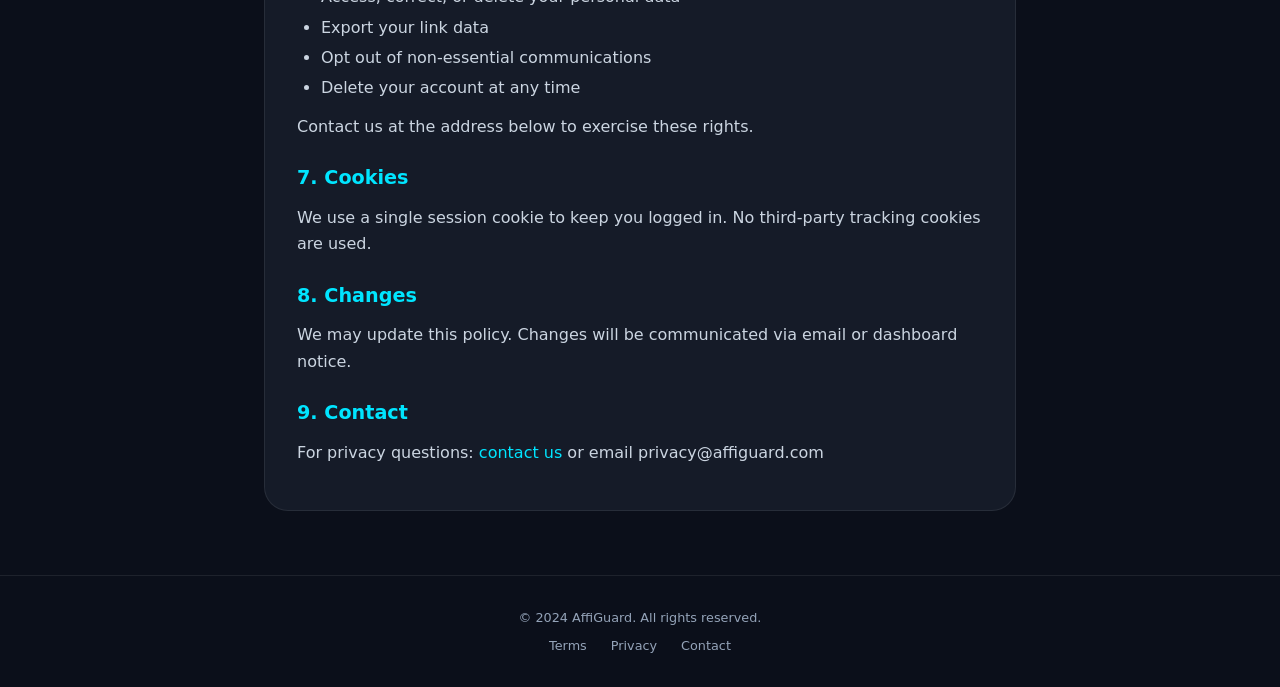
<file: frontend/privacy.html>
<!DOCTYPE html>
<html lang="en">
<head>
  <meta charset="UTF-8" />
  <meta name="viewport" content="width=device-width, initial-scale=1.0" />
  <title>Privacy Policy – AffiGuard</title>
  <style>
    :root {
      --bg: #0B0F1A; --surface: #151B28; --surface-2: #1B2230;
      --border: rgba(255,255,255,0.08); --text-1: #F8FAFC; --text-2: #CBD5E1; --text-3: #94A3B8;
      --cyan: #00E5FF; --cyan-soft: rgba(0,229,255,0.12);
    }
    * { margin: 0; padding: 0; box-sizing: border-box; }
    body {
      background: var(--bg); color: var(--text-1);
      font-family: 'Inter', system-ui, sans-serif;
      line-height: 1.5;
    }
    /* Navbar (same as about) */
    .navbar {
      position: sticky; top: 0; z-index: 50;
      background: rgba(11,15,26,0.8); backdrop-filter: blur(12px);
      border-bottom: 1px solid var(--border);
      padding: 1rem 2rem;
      display: flex; justify-content: space-between; align-items: center;
      flex-wrap: wrap; gap: 1rem;
    }
    .logo { font-size: 1.25rem; font-weight: 800; color: var(--cyan); text-decoration: none; letter-spacing: -0.01em; }
    .nav-links { display: flex; gap: 1.5rem; }
    .nav-links a { color: var(--text-3); text-decoration: none; font-weight: 500; transition: color 0.2s; }
    .nav-links a:hover { color: var(--cyan); }
    .nav-buttons { display: flex; gap: 1rem; }
    .btn { padding: 0.5rem 1rem; border-radius: 8px; font-weight: 600; text-decoration: none; transition: all 0.2s; display: inline-flex; align-items: center; gap: 6px; }
    .btn-outline { border: 1px solid var(--border); color: var(--text-2); background: transparent; }
    .btn-outline:hover { background: var(--surface-2); border-color: var(--cyan); color: var(--cyan); }
    .btn-primary { background: var(--cyan); color: #000; }
    .btn-primary:hover { opacity: 0.9; transform: translateY(-1px); }
    /* Main Content */
    .container { max-width: 800px; margin: 0 auto; padding: 2rem 1.5rem; }
    .header { text-align: center; margin-bottom: 2rem; }
    .badge {
      display: inline-block; background: var(--cyan-soft); color: var(--cyan);
      font-size: 0.75rem; padding: 0.25rem 0.75rem; border-radius: 999px;
      text-transform: uppercase; letter-spacing: 0.05em; font-weight: 600; margin-bottom: 0.75rem;
    }
    h1 { font-size: 2rem; font-weight: 800; letter-spacing: -0.02em; margin-bottom: 0.5rem; }
    .subtitle { color: var(--text-3); font-size: 0.9rem; margin-bottom: 1rem; }
    .content {
      background: var(--surface); border: 1px solid var(--border); border-radius: 1.5rem;
      padding: 2rem;
    }
    .content h2 { font-size: 1.2rem; font-weight: 700; color: var(--cyan); margin: 1.5rem 0 0.75rem; }
    .content p, .content ul { color: var(--text-2); margin-bottom: 0.75rem; line-height: 1.65; }
    .content ul { padding-left: 1.5rem; }
    .content li { margin-bottom: 0.25rem; }
    .content a { color: var(--cyan); text-decoration: none; }
    .content a:hover { text-decoration: underline; }
    /* Footer */
    .footer {
      border-top: 1px solid var(--border); padding: 2rem; text-align: center;
      color: var(--text-3); font-size: 0.8rem; margin-top: 2rem;
    }
    .footer-links { display: flex; justify-content: center; gap: 1.5rem; margin-top: 0.5rem; }
    .footer-links a { color: var(--text-3); text-decoration: none; }
    .footer-links a:hover { color: var(--cyan); }
    @media (max-width: 640px) {
      .navbar { flex-direction: column; align-items: stretch; text-align: center; }
      .nav-links, .nav-buttons { justify-content: center; }
      h1 { font-size: 1.6rem; }
      .content { padding: 1.5rem; }
    }
  </style>
</head>
<body>

<nav class="navbar">
  <a href="/" class="logo">AffiGuard</a>
  <div class="nav-links">
    <a href="#features">Features</a>
    <a href="#pricing">Pricing</a>
    <a href="help.html">Help</a>
    <a href="about.html">About</a>
  </div>
  <div class="nav-buttons">
    <a href="/login" class="btn btn-outline">Login</a>
    <a href="/signup" class="btn btn-primary">Sign Up Free</a>
  </div>
</nav>

<main class="container">
  <div class="header">
    <div class="badge">Your Privacy</div>
    <h1>Privacy Policy</h1>
    <p class="subtitle">Last updated: January 2024</p>
  </div>

  <div class="content">
    <p>AffiGuard ("we", "our", "Service") is committed to protecting your privacy. This Policy describes how we collect, use, and protect your information.</p>
    <h2>1. Information We Collect</h2>
    <p><strong>Account Information:</strong> When you register, we collect your email address, name (optional), and a hashed password. We never store your plain-text password.</p>
    <p><strong>Link Data:</strong> URLs you add for monitoring, their names, platform tags, and check frequency preferences.</p>
    <p><strong>Check History:</strong> Results of link checks including status, response times, and detection layer — kept for 90 days.</p>
    <p><strong>Alert Preferences:</strong> Your Telegram Chat ID if you choose to enable Telegram alerts.</p>
    <p><strong>Technical Data:</strong> IP addresses (for rate limiting), browser type, and usage analytics.</p>
    <h2>2. How We Use Your Information</h2>
    <ul>
      <li>To perform link monitoring checks on your behalf</li>
      <li>To send you status change alerts via Telegram</li>
      <li>To send plan expiry notifications</li>
      <li>To improve our detection algorithms and service quality</li>
      <li>To enforce plan limits and prevent abuse</li>
      <li>To respond to your support requests</li>
    </ul>
    <h2>3. Data Sharing</h2>
    <p>We do not sell your personal data. We share data only with:</p>
    <ul>
      <li><strong>Supabase:</strong> Our database provider (PostgreSQL hosting)</li>
      <li><strong>ScraperAPI:</strong> URLs you submit may be passed to ScraperAPI for advanced checking if enabled</li>
      <li><strong>Telegram:</strong> Your Chat ID and alert messages are sent via the Telegram Bot API</li>
      <li><strong>Railway/Vercel:</strong> Hosting providers who may log request metadata</li>
    </ul>
    <p>All third-party providers are bound by their own privacy policies.</p>
    <h2>4. Data Retention</h2>
    <ul>
      <li>Account data: Retained until you delete your account</li>
      <li>Link check history: 90 days rolling window</li>
      <li>Alert logs: 90 days</li>
      <li>IP rate limit data: 1 hour</li>
    </ul>
    <h2>5. Security</h2>
    <p>We use industry-standard security measures including HTTPS encryption, hashed passwords, and secure session management. However, no system is 100% secure. Report security issues to security@affiguard.com.</p>
    <h2>6. Your Rights</h2>
    <ul>
      <li>Access, correct, or delete your personal data</li>
      <li>Export your link data</li>
      <li>Opt out of non-essential communications</li>
      <li>Delete your account at any time</li>
    </ul>
    <p>Contact us at the address below to exercise these rights.</p>
    <h2>7. Cookies</h2>
    <p>We use a single session cookie to keep you logged in. No third-party tracking cookies are used.</p>
    <h2>8. Changes</h2>
    <p>We may update this policy. Changes will be communicated via email or dashboard notice.</p>
    <h2>9. Contact</h2>
    <p>For privacy questions: <a href="contact.html">contact us</a> or email privacy@affiguard.com</p>
  </div>
</main>

<footer class="footer">
  <p>© 2024 AffiGuard. All rights reserved.</p>
  <div class="footer-links">
    <a href="terms.html">Terms</a>
    <a href="privacy.html">Privacy</a>
    <a href="contact.html">Contact</a>
  </div>
</footer>

</body>
</html>
</file>
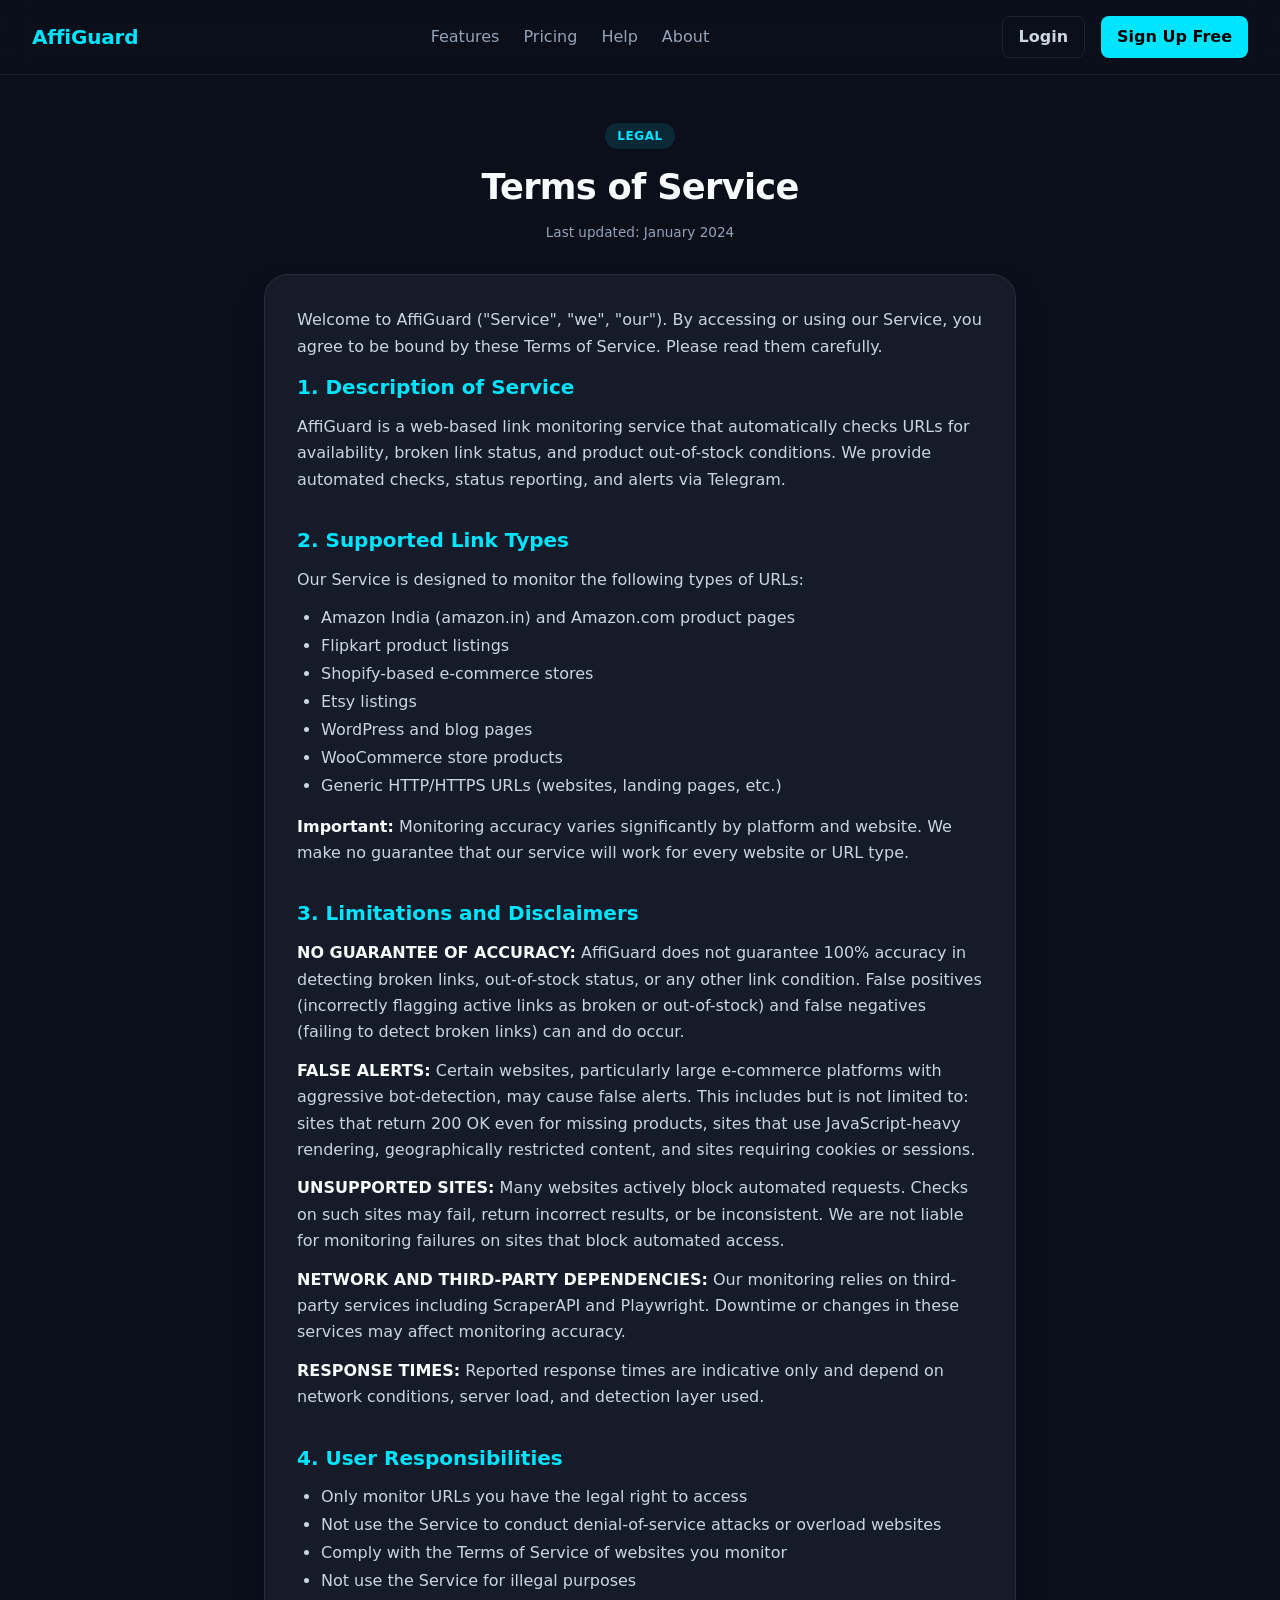
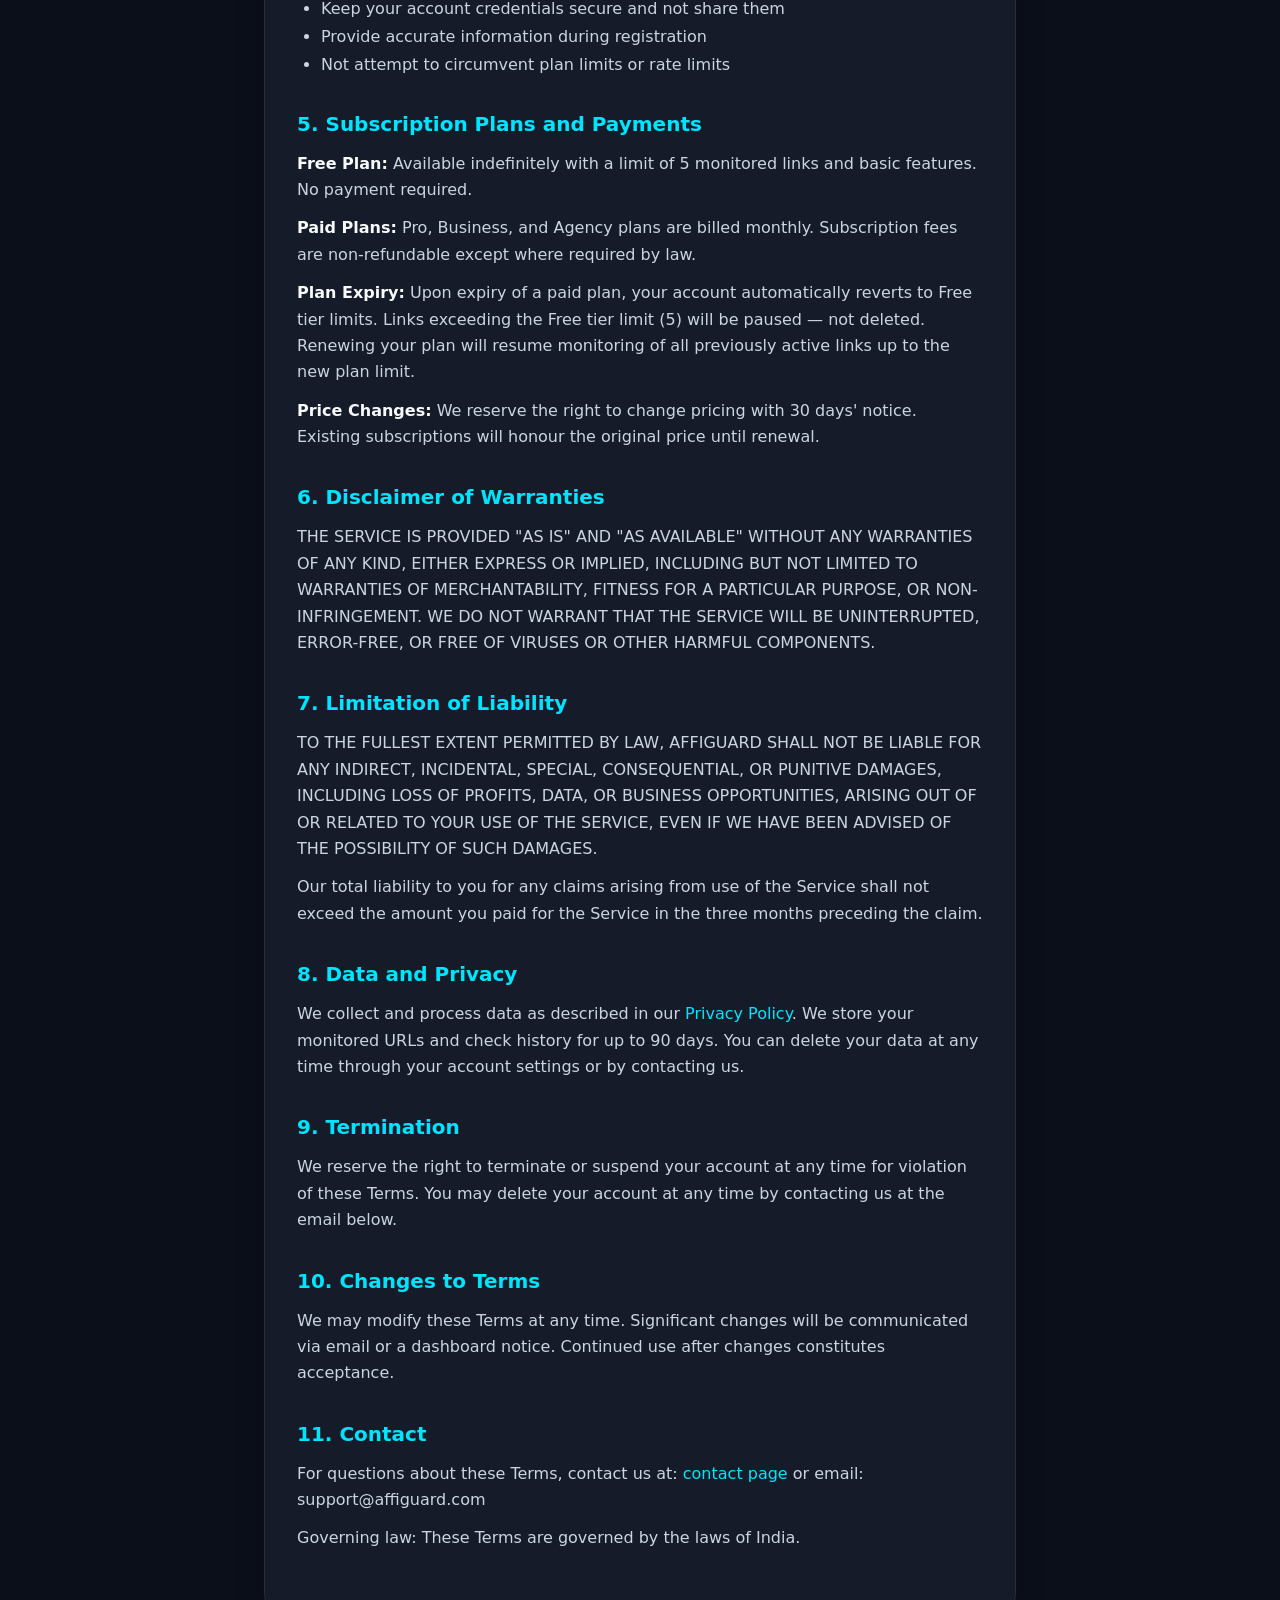
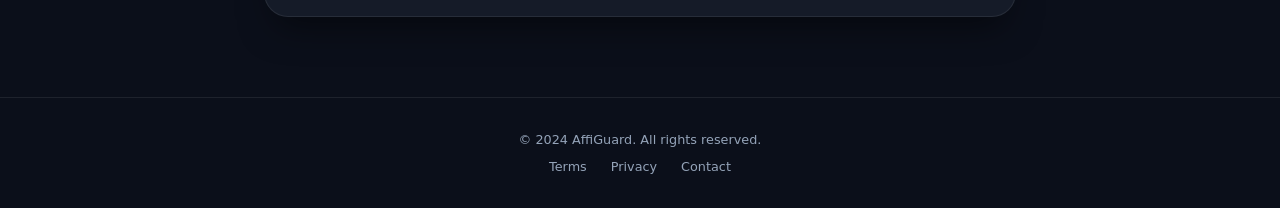
<file: frontend/terms.html>
<!DOCTYPE html>
<html lang="en">
<head>
  <meta charset="UTF-8" />
  <meta name="viewport" content="width=device-width, initial-scale=1.0" />
  <title>Terms of Service – AffiGuard</title>
  <style>
    :root {
      --bg: #0B0F1A;
      --surface: #151B28;
      --surface-2: #1B2230;
      --border: rgba(255, 255, 255, 0.08);
      --text-1: #F8FAFC;
      --text-2: #CBD5E1;
      --text-3: #94A3B8;
      --cyan: #00E5FF;
      --cyan-soft: rgba(0,229,255,0.12);
    }

    * {
      margin: 0;
      padding: 0;
      box-sizing: border-box;
    }

    body {
      background: var(--bg);
      color: var(--text-1);
      font-family: 'Inter', system-ui, -apple-system, sans-serif;
      line-height: 1.5;
    }

    /* ── Navbar ── */
    .navbar {
      position: sticky;
      top: 0;
      z-index: 50;
      background: rgba(11, 15, 26, 0.8);
      backdrop-filter: blur(12px);
      border-bottom: 1px solid var(--border);
      padding: 1rem 2rem;
      display: flex;
      justify-content: space-between;
      align-items: center;
      flex-wrap: wrap;
      gap: 1rem;
    }
    .logo {
      font-size: 1.25rem;
      font-weight: 800;
      color: var(--cyan);
      text-decoration: none;
      letter-spacing: -0.01em;
    }
    .nav-links {
      display: flex;
      gap: 1.5rem;
    }
    .nav-links a {
      color: var(--text-3);
      text-decoration: none;
      font-weight: 500;
      transition: color 0.2s;
    }
    .nav-links a:hover {
      color: var(--cyan);
    }
    .nav-buttons {
      display: flex;
      gap: 1rem;
    }
    .btn {
      padding: 0.5rem 1rem;
      border-radius: 8px;
      font-weight: 600;
      text-decoration: none;
      transition: all 0.2s;
      display: inline-flex;
      align-items: center;
      gap: 6px;
    }
    .btn-outline {
      border: 1px solid var(--border);
      color: var(--text-2);
      background: transparent;
    }
    .btn-outline:hover {
      background: var(--surface-2);
      border-color: var(--cyan);
      color: var(--cyan);
    }
    .btn-primary {
      background: var(--cyan);
      color: #000;
    }
    .btn-primary:hover {
      opacity: 0.9;
      transform: translateY(-1px);
    }

    /* ── Main Content ── */
    .container {
      max-width: 800px;
      margin: 0 auto;
      padding: 3rem 1.5rem;
    }
    .header {
      text-align: center;
      margin-bottom: 2rem;
    }
    .badge {
      display: inline-block;
      background: var(--cyan-soft);
      color: var(--cyan);
      font-size: 0.75rem;
      padding: 0.25rem 0.75rem;
      border-radius: 999px;
      text-transform: uppercase;
      letter-spacing: 0.05em;
      font-weight: 600;
      margin-bottom: 0.75rem;
    }
    h1 {
      font-size: 2.2rem;
      font-weight: 800;
      letter-spacing: -0.02em;
      margin-bottom: 0.5rem;
    }
    .date {
      color: var(--text-3);
      font-size: 0.85rem;
    }
    .card {
      background: var(--surface);
      border: 1px solid var(--border);
      border-radius: 1.5rem;
      padding: 2rem;
      box-shadow: 0 20px 35px -12px rgba(0,0,0,0.5);
    }
    .card section {
      margin-bottom: 2rem;
    }
    .card h2 {
      color: var(--cyan);
      font-size: 1.25rem;
      font-weight: 700;
      margin-bottom: 0.75rem;
    }
    .card p {
      color: var(--text-2);
      margin-bottom: 0.75rem;
      line-height: 1.65;
    }
    .card ul {
      margin: 0.75rem 0 1rem 1.5rem;
      color: var(--text-2);
    }
    .card li {
      margin-bottom: 0.25rem;
    }
    .card strong {
      color: var(--text-1);
    }
    a {
      color: var(--cyan);
      text-decoration: none;
    }
    a:hover {
      text-decoration: underline;
    }

    /* ── Footer ── */
    .footer {
      border-top: 1px solid var(--border);
      padding: 2rem;
      text-align: center;
      color: var(--text-3);
      font-size: 0.8rem;
      margin-top: 2rem;
    }
    .footer-links {
      display: flex;
      justify-content: center;
      gap: 1.5rem;
      margin-top: 0.5rem;
    }
    .footer-links a {
      color: var(--text-3);
      text-decoration: none;
    }
    .footer-links a:hover {
      color: var(--cyan);
    }

    /* Responsive */
    @media (max-width: 640px) {
      .navbar {
        flex-direction: column;
        align-items: stretch;
        text-align: center;
      }
      .nav-links, .nav-buttons {
        justify-content: center;
      }
      .card {
        padding: 1.5rem;
      }
      h1 {
        font-size: 1.8rem;
      }
      .container {
        padding: 2rem 1rem;
      }
    }
  </style>
</head>
<body>

<nav class="navbar">
  <a href="/" class="logo">AffiGuard</a>
  <div class="nav-links">
    <a href="#features">Features</a>
    <a href="#pricing">Pricing</a>
    <a href="help.html">Help</a>
    <a href="about.html">About</a>
  </div>
  <div class="nav-buttons">
    <a href="/login" class="btn btn-outline">Login</a>
    <a href="/signup" class="btn btn-primary">Sign Up Free</a>
  </div>
</nav>

<main class="container">
  <div class="header">
    <div class="badge">Legal</div>
    <h1>Terms of Service</h1>
    <div class="date">Last updated: January 2024</div>
  </div>

  <div class="card">
    <p>Welcome to AffiGuard ("Service", "we", "our"). By accessing or using our Service, you agree to be bound by these Terms of Service. Please read them carefully.</p>

    <section>
      <h2>1. Description of Service</h2>
      <p>AffiGuard is a web-based link monitoring service that automatically checks URLs for availability, broken link status, and product out-of-stock conditions. We provide automated checks, status reporting, and alerts via Telegram.</p>
    </section>

    <section>
      <h2>2. Supported Link Types</h2>
      <p>Our Service is designed to monitor the following types of URLs:</p>
      <ul>
        <li>Amazon India (amazon.in) and Amazon.com product pages</li>
        <li>Flipkart product listings</li>
        <li>Shopify-based e-commerce stores</li>
        <li>Etsy listings</li>
        <li>WordPress and blog pages</li>
        <li>WooCommerce store products</li>
        <li>Generic HTTP/HTTPS URLs (websites, landing pages, etc.)</li>
      </ul>
      <p><strong>Important:</strong> Monitoring accuracy varies significantly by platform and website. We make no guarantee that our service will work for every website or URL type.</p>
    </section>

    <section>
      <h2>3. Limitations and Disclaimers</h2>
      <p><strong>NO GUARANTEE OF ACCURACY:</strong> AffiGuard does not guarantee 100% accuracy in detecting broken links, out-of-stock status, or any other link condition. False positives (incorrectly flagging active links as broken or out-of-stock) and false negatives (failing to detect broken links) can and do occur.</p>
      <p><strong>FALSE ALERTS:</strong> Certain websites, particularly large e-commerce platforms with aggressive bot-detection, may cause false alerts. This includes but is not limited to: sites that return 200 OK even for missing products, sites that use JavaScript-heavy rendering, geographically restricted content, and sites requiring cookies or sessions.</p>
      <p><strong>UNSUPPORTED SITES:</strong> Many websites actively block automated requests. Checks on such sites may fail, return incorrect results, or be inconsistent. We are not liable for monitoring failures on sites that block automated access.</p>
      <p><strong>NETWORK AND THIRD-PARTY DEPENDENCIES:</strong> Our monitoring relies on third-party services including ScraperAPI and Playwright. Downtime or changes in these services may affect monitoring accuracy.</p>
      <p><strong>RESPONSE TIMES:</strong> Reported response times are indicative only and depend on network conditions, server load, and detection layer used.</p>
    </section>

    <section>
      <h2>4. User Responsibilities</h2>
      <ul>
        <li>Only monitor URLs you have the legal right to access</li>
        <li>Not use the Service to conduct denial-of-service attacks or overload websites</li>
        <li>Comply with the Terms of Service of websites you monitor</li>
        <li>Not use the Service for illegal purposes</li>
        <li>Keep your account credentials secure and not share them</li>
        <li>Provide accurate information during registration</li>
        <li>Not attempt to circumvent plan limits or rate limits</li>
      </ul>
    </section>

    <section>
      <h2>5. Subscription Plans and Payments</h2>
      <p><strong>Free Plan:</strong> Available indefinitely with a limit of 5 monitored links and basic features. No payment required.</p>
      <p><strong>Paid Plans:</strong> Pro, Business, and Agency plans are billed monthly. Subscription fees are non-refundable except where required by law.</p>
      <p><strong>Plan Expiry:</strong> Upon expiry of a paid plan, your account automatically reverts to Free tier limits. Links exceeding the Free tier limit (5) will be paused — not deleted. Renewing your plan will resume monitoring of all previously active links up to the new plan limit.</p>
      <p><strong>Price Changes:</strong> We reserve the right to change pricing with 30 days' notice. Existing subscriptions will honour the original price until renewal.</p>
    </section>

    <section>
      <h2>6. Disclaimer of Warranties</h2>
      <p>THE SERVICE IS PROVIDED "AS IS" AND "AS AVAILABLE" WITHOUT ANY WARRANTIES OF ANY KIND, EITHER EXPRESS OR IMPLIED, INCLUDING BUT NOT LIMITED TO WARRANTIES OF MERCHANTABILITY, FITNESS FOR A PARTICULAR PURPOSE, OR NON-INFRINGEMENT. WE DO NOT WARRANT THAT THE SERVICE WILL BE UNINTERRUPTED, ERROR-FREE, OR FREE OF VIRUSES OR OTHER HARMFUL COMPONENTS.</p>
    </section>

    <section>
      <h2>7. Limitation of Liability</h2>
      <p>TO THE FULLEST EXTENT PERMITTED BY LAW, AFFIGUARD SHALL NOT BE LIABLE FOR ANY INDIRECT, INCIDENTAL, SPECIAL, CONSEQUENTIAL, OR PUNITIVE DAMAGES, INCLUDING LOSS OF PROFITS, DATA, OR BUSINESS OPPORTUNITIES, ARISING OUT OF OR RELATED TO YOUR USE OF THE SERVICE, EVEN IF WE HAVE BEEN ADVISED OF THE POSSIBILITY OF SUCH DAMAGES.</p>
      <p>Our total liability to you for any claims arising from use of the Service shall not exceed the amount you paid for the Service in the three months preceding the claim.</p>
    </section>

    <section>
      <h2>8. Data and Privacy</h2>
      <p>We collect and process data as described in our <a href="privacy.html">Privacy Policy</a>. We store your monitored URLs and check history for up to 90 days. You can delete your data at any time through your account settings or by contacting us.</p>
    </section>

    <section>
      <h2>9. Termination</h2>
      <p>We reserve the right to terminate or suspend your account at any time for violation of these Terms. You may delete your account at any time by contacting us at the email below.</p>
    </section>

    <section>
      <h2>10. Changes to Terms</h2>
      <p>We may modify these Terms at any time. Significant changes will be communicated via email or a dashboard notice. Continued use after changes constitutes acceptance.</p>
    </section>

    <section>
      <h2>11. Contact</h2>
      <p>For questions about these Terms, contact us at: <a href="contact.html">contact page</a> or email: support@affiguard.com</p>
      <p>Governing law: These Terms are governed by the laws of India.</p>
    </section>
  </div>
</main>

<footer class="footer">
  <p>© 2024 AffiGuard. All rights reserved.</p>
  <div class="footer-links">
    <a href="terms.html">Terms</a>
    <a href="privacy.html">Privacy</a>
    <a href="contact.html">Contact</a>
  </div>
</footer>

</body>
</html>
</file>
